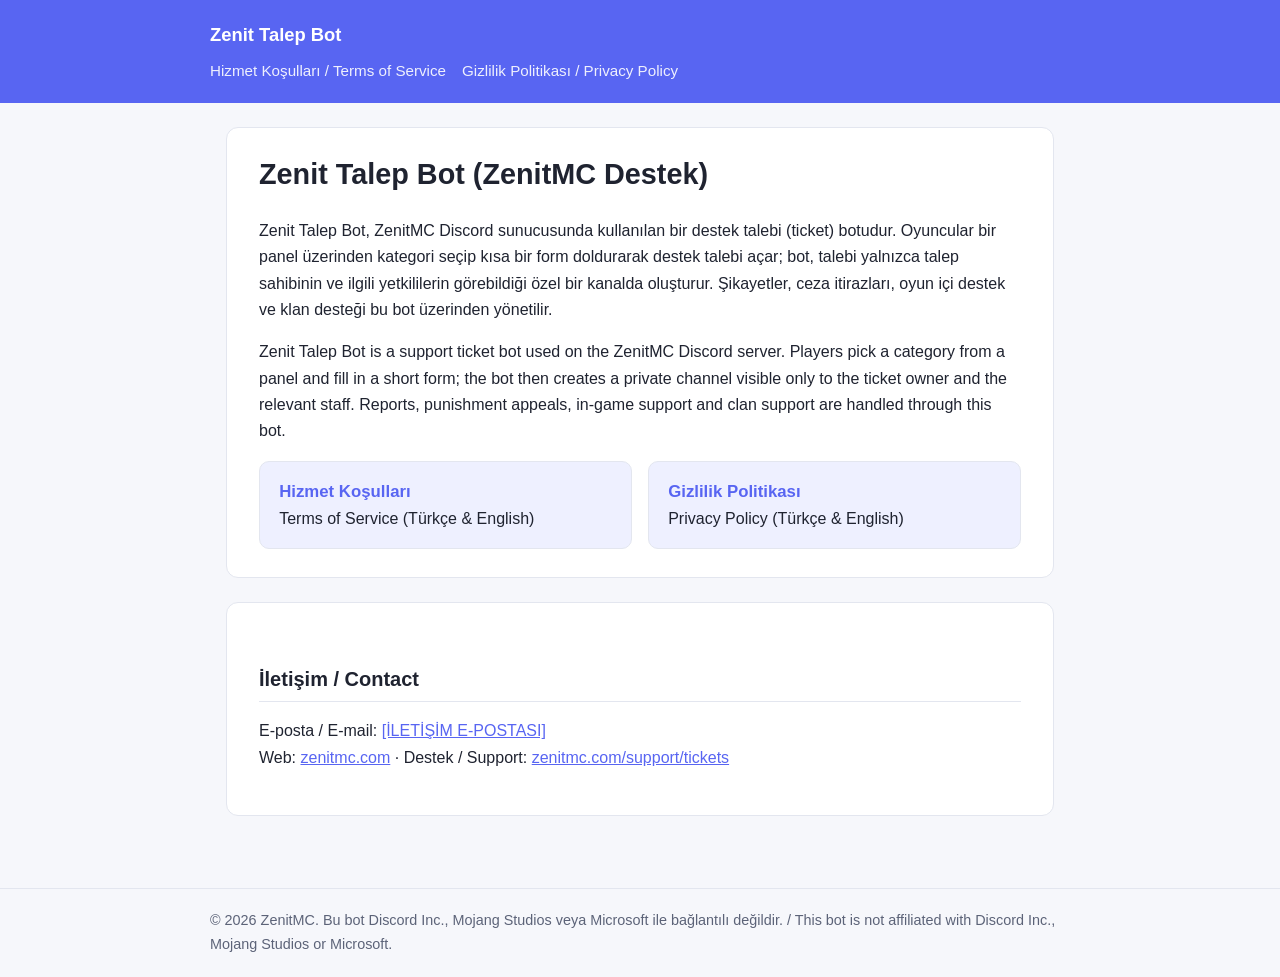
<file: index.html>
<!DOCTYPE html>
<html lang="tr">
<head>
  <meta charset="UTF-8">
  <meta name="viewport" content="width=device-width, initial-scale=1.0">
  <title>Zenit Talep Bot — Yasal Bilgiler / Legal</title>
  <meta name="description" content="Zenit Talep Bot (ZenitMC Destek) Hizmet Koşulları ve Gizlilik Politikası / Terms of Service and Privacy Policy.">
  <link rel="stylesheet" href="style.css">
</head>
<body>
  <header class="site">
    <div class="inner">
      <a href="index.html">Zenit Talep Bot</a>
      <nav>
        <a href="terms.html">Hizmet Koşulları / Terms of Service</a>
        <a href="privacy.html">Gizlilik Politikası / Privacy Policy</a>
      </nav>
    </div>
  </header>

  <main>
    <section class="card">
      <h1>Zenit Talep Bot (ZenitMC Destek)</h1>
      <p>
        Zenit Talep Bot, ZenitMC Discord sunucusunda kullanılan bir destek talebi (ticket) botudur.
        Oyuncular bir panel üzerinden kategori seçip kısa bir form doldurarak destek talebi açar;
        bot, talebi yalnızca talep sahibinin ve ilgili yetkililerin görebildiği özel bir kanalda oluşturur.
        Şikayetler, ceza itirazları, oyun içi destek ve klan desteği bu bot üzerinden yönetilir.
      </p>
      <p lang="en">
        Zenit Talep Bot is a support ticket bot used on the ZenitMC Discord server. Players pick a category
        from a panel and fill in a short form; the bot then creates a private channel visible only to the
        ticket owner and the relevant staff. Reports, punishment appeals, in-game support and clan support
        are handled through this bot.
      </p>

      <div class="links">
        <a href="terms.html">
          <strong>Hizmet Koşulları</strong>
          Terms of Service (Türkçe &amp; English)
        </a>
        <a href="privacy.html">
          <strong>Gizlilik Politikası</strong>
          Privacy Policy (Türkçe &amp; English)
        </a>
      </div>
    </section>

    <section class="card">
      <h2>İletişim / Contact</h2>
      <p>
        E-posta / E-mail: <a href="mailto:[İLETİŞİM E-POSTASI]">[İLETİŞİM E-POSTASI]</a><br>
        Web: <a href="https://zenitmc.com">zenitmc.com</a> ·
        Destek / Support: <a href="https://zenitmc.com/support/tickets">zenitmc.com/support/tickets</a>
      </p>
    </section>
  </main>

  <footer class="site">
    <div class="inner">
      © 2026 ZenitMC. Bu bot Discord Inc., Mojang Studios veya Microsoft ile bağlantılı değildir. /
      This bot is not affiliated with Discord Inc., Mojang Studios or Microsoft.
    </div>
  </footer>
</body>
</html>
</file>
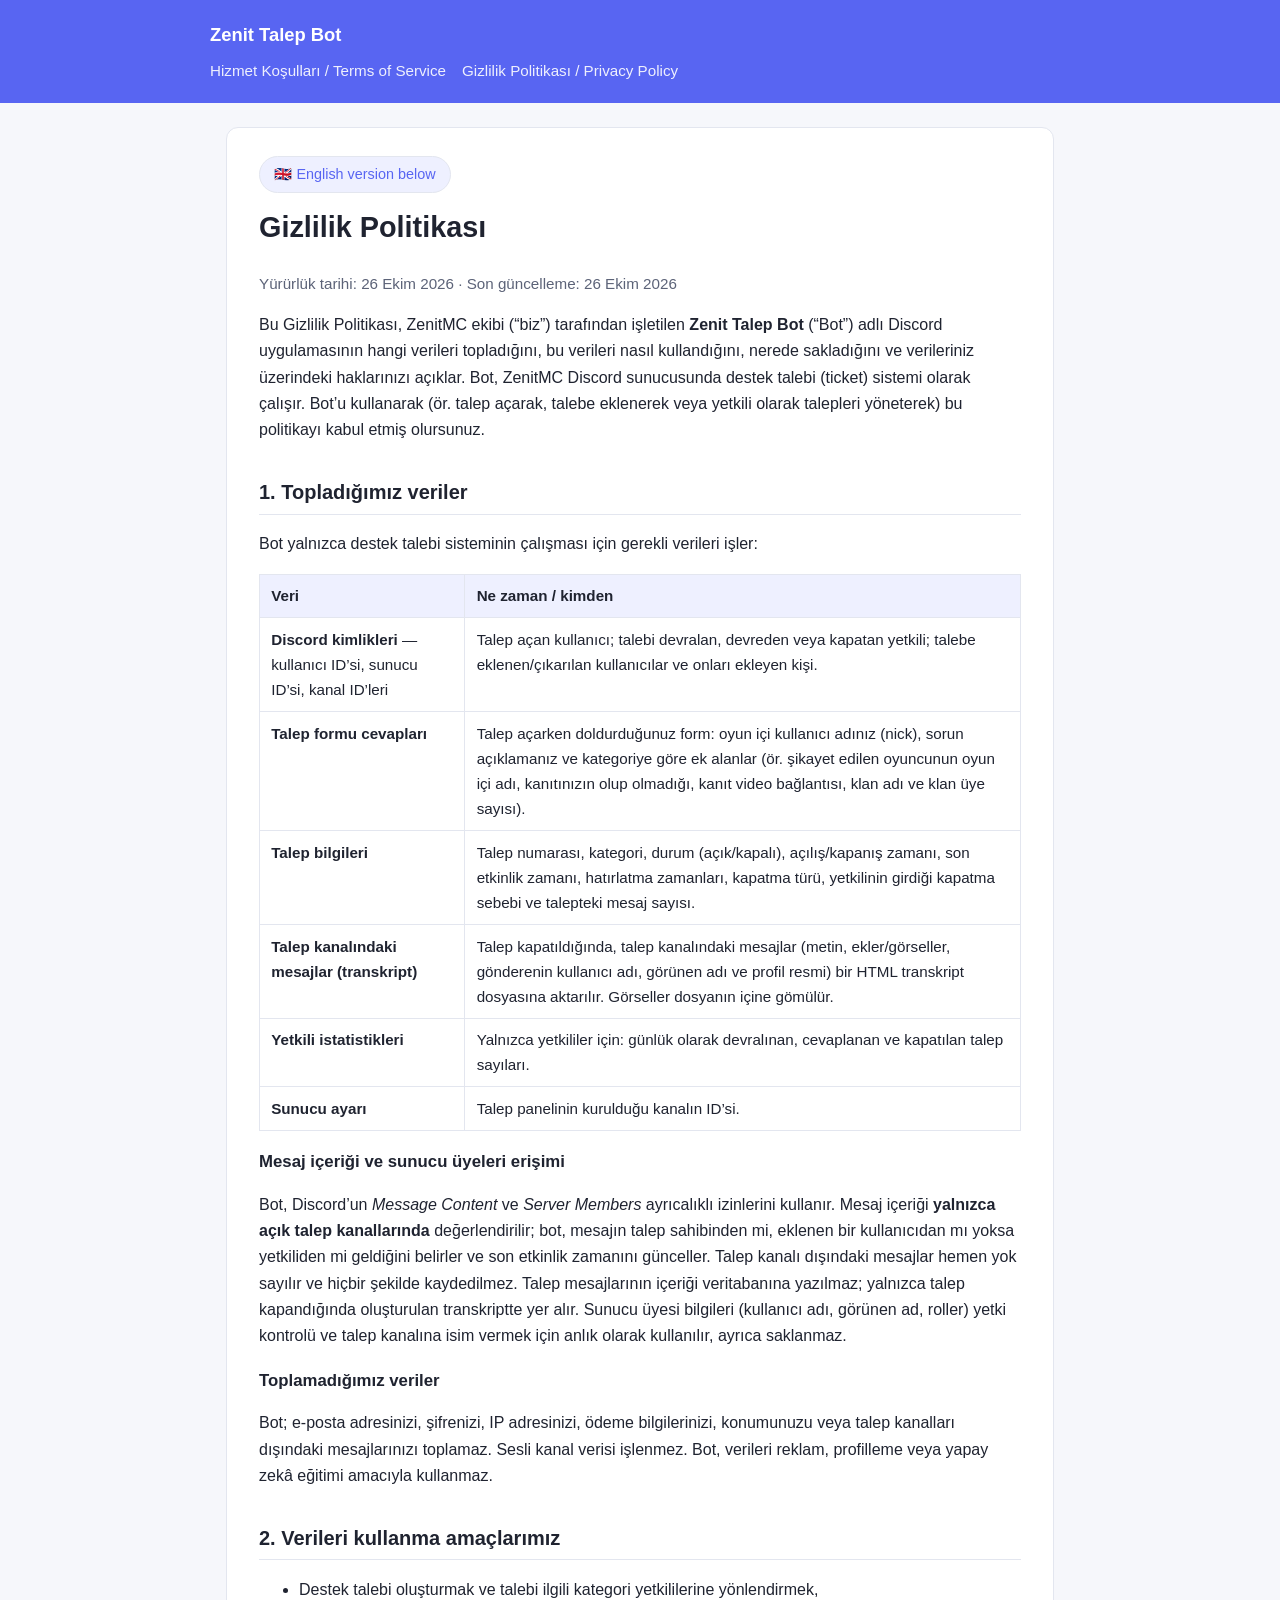
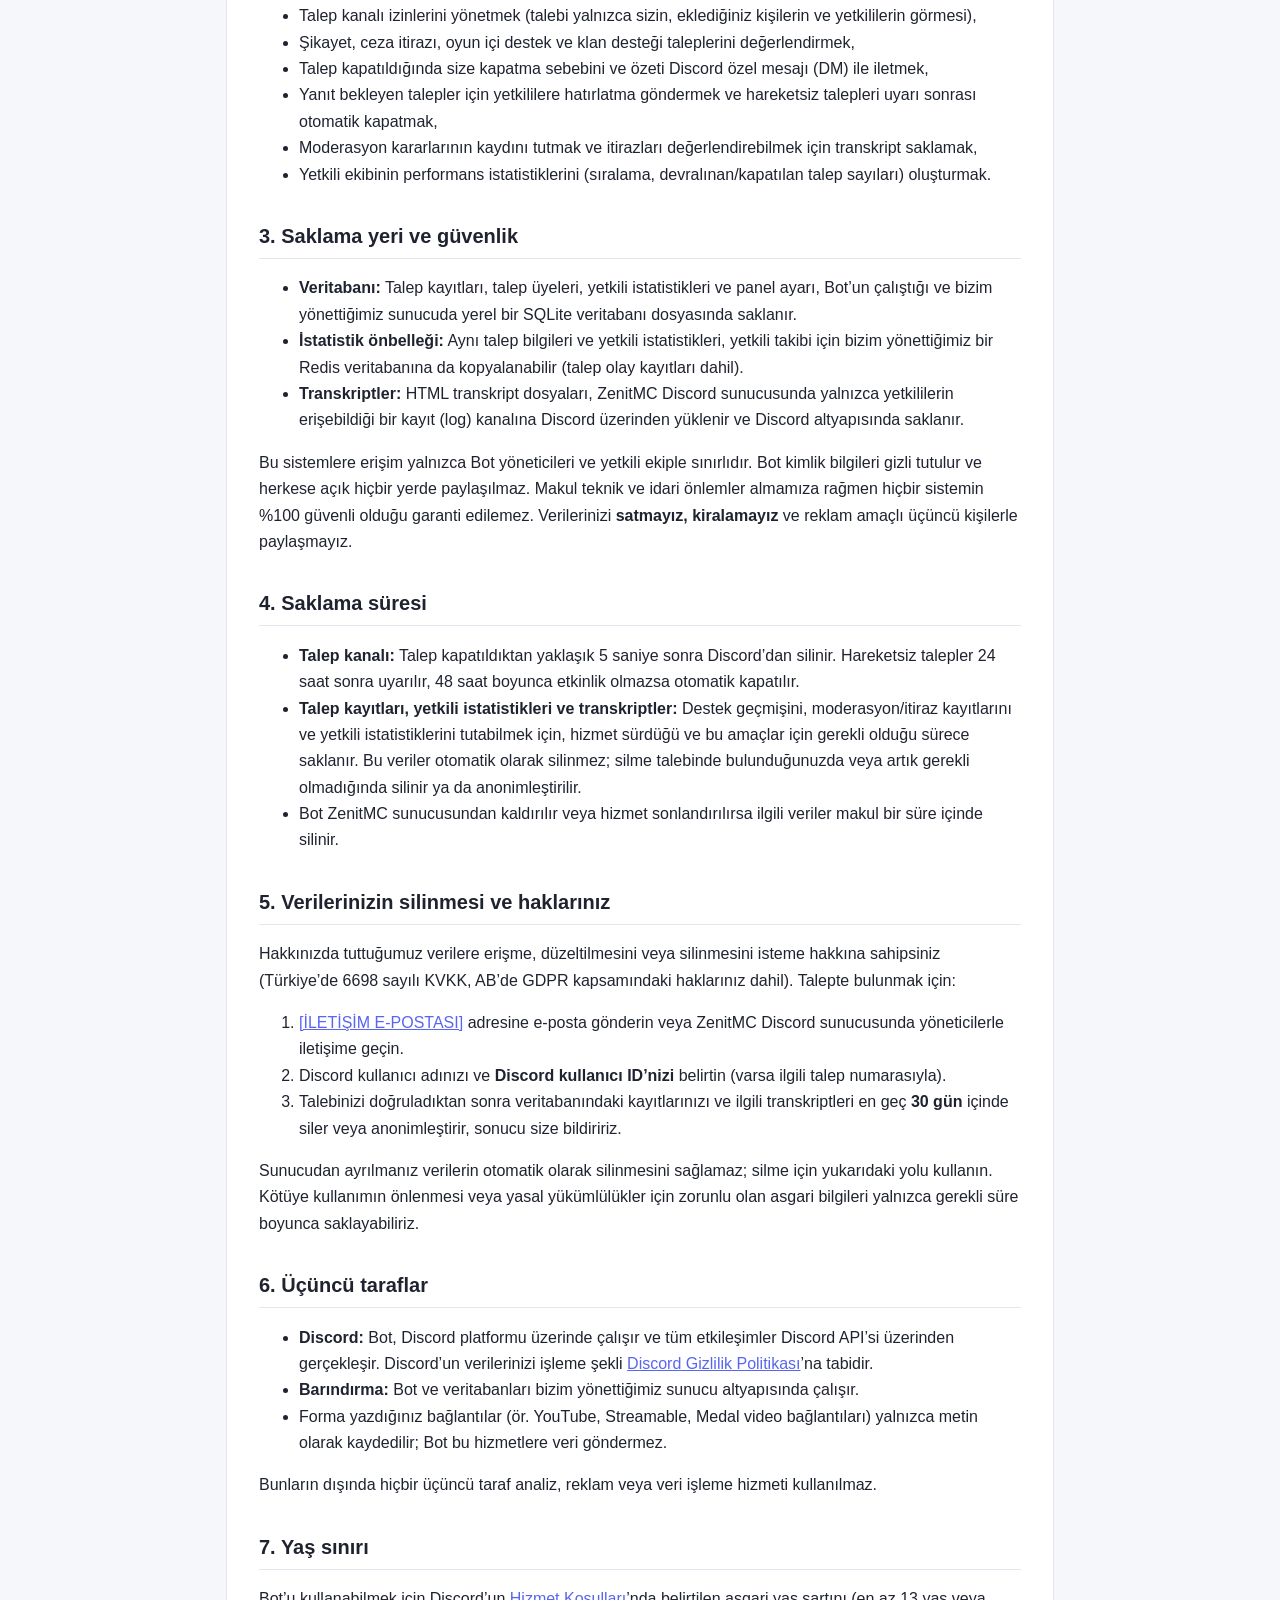
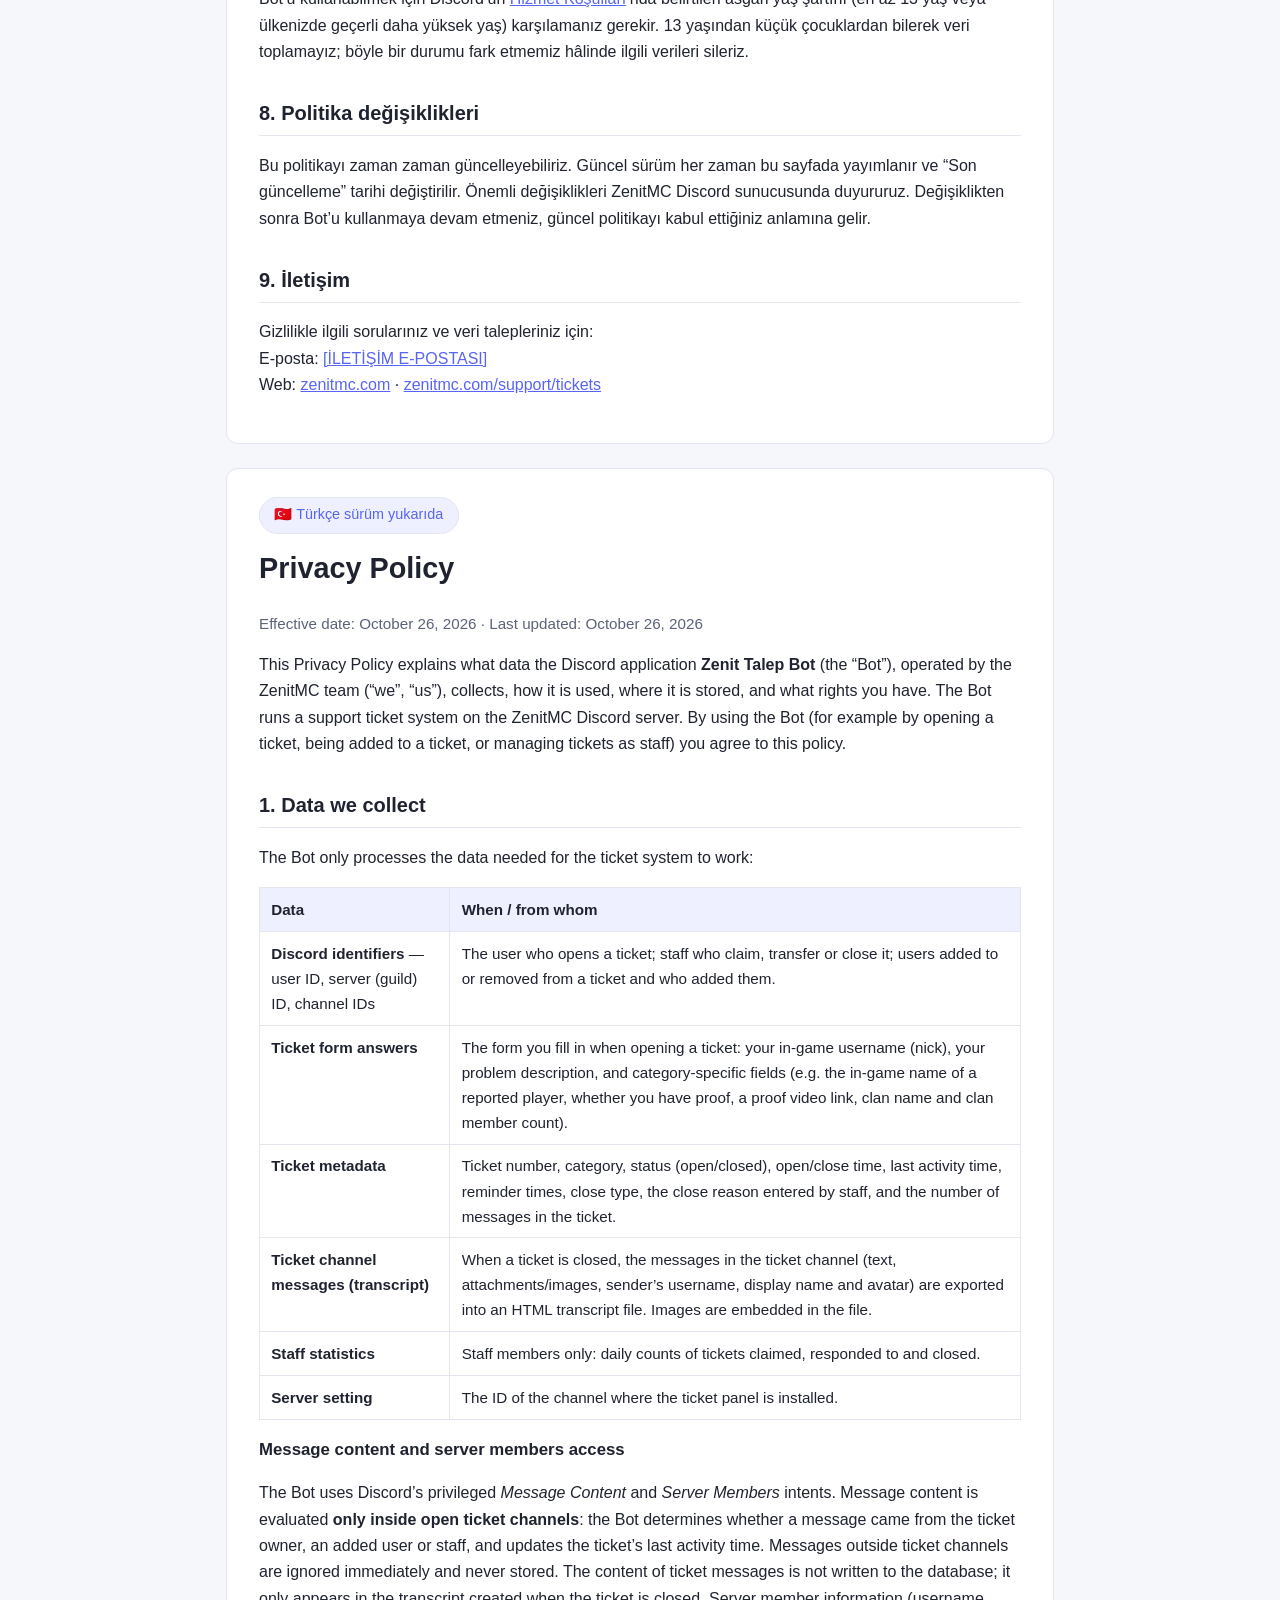
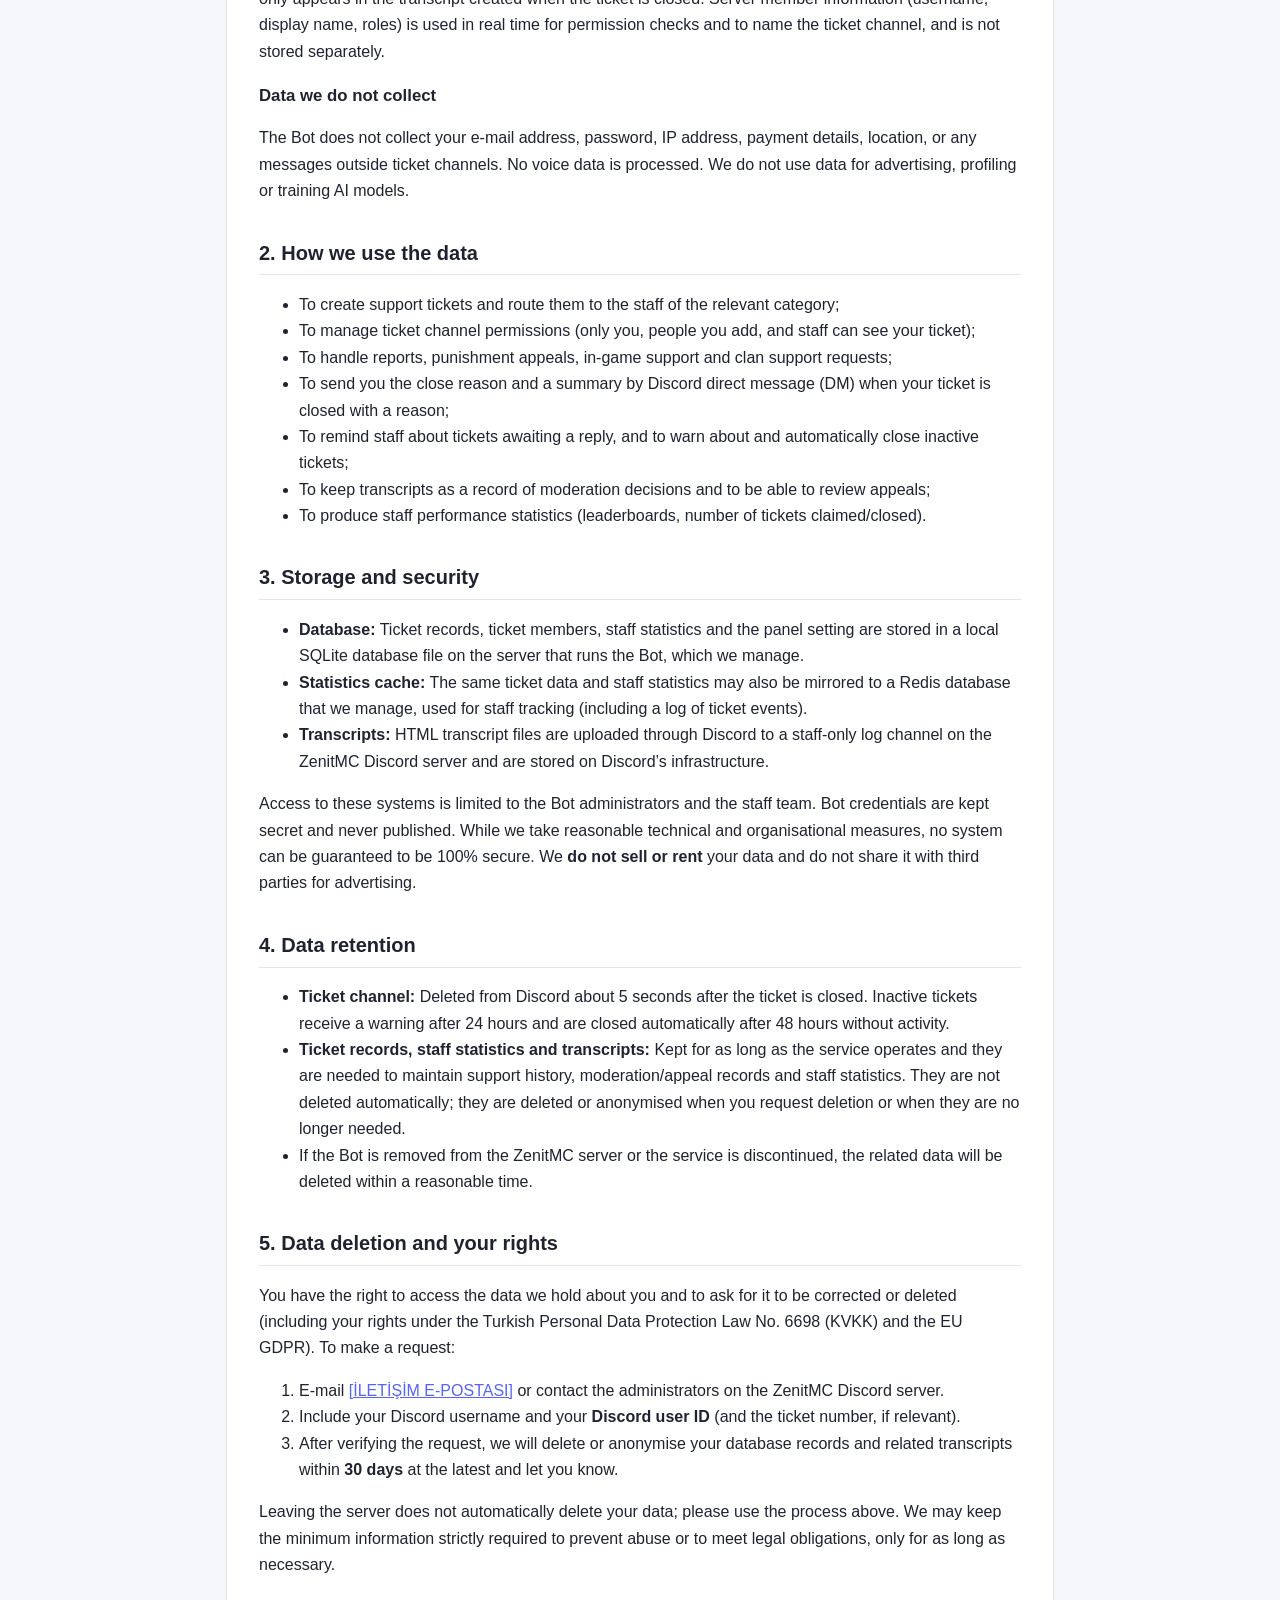
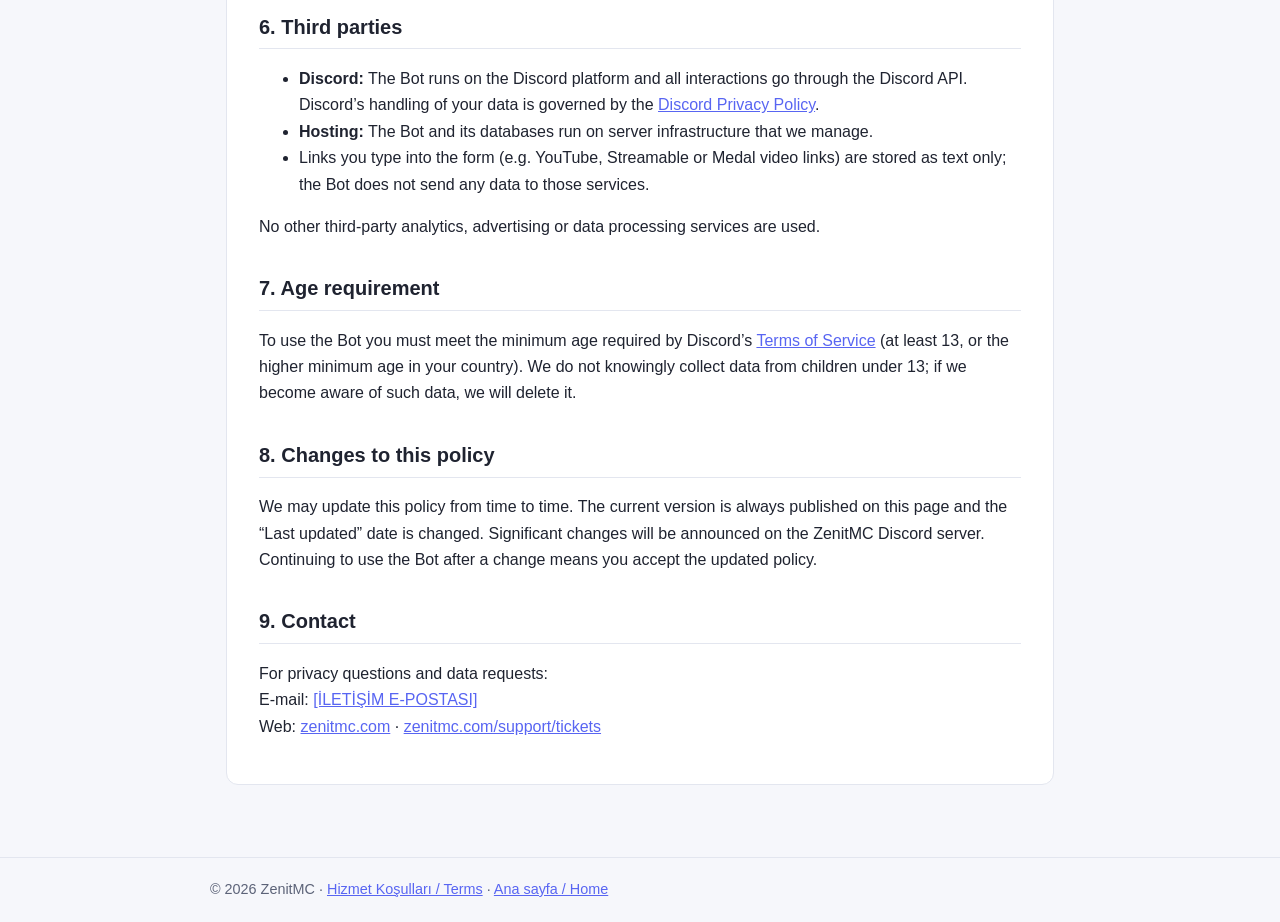
<file: privacy.html>
<!DOCTYPE html>
<html lang="tr">
<head>
  <meta charset="UTF-8">
  <meta name="viewport" content="width=device-width, initial-scale=1.0">
  <title>Gizlilik Politikası / Privacy Policy — Zenit Talep Bot</title>
  <meta name="description" content="Zenit Talep Bot Gizlilik Politikası / Privacy Policy">
  <link rel="stylesheet" href="style.css">
</head>
<body>
  <header class="site">
    <div class="inner">
      <a href="index.html">Zenit Talep Bot</a>
      <nav>
        <a href="terms.html">Hizmet Koşulları / Terms of Service</a>
        <a href="privacy.html">Gizlilik Politikası / Privacy Policy</a>
      </nav>
    </div>
  </header>

  <main>
    <!-- ===================== TÜRKÇE ===================== -->
    <article class="card" id="tr" lang="tr">
      <a class="lang-switch" href="#en">🇬🇧 English version below</a>
      <h1>Gizlilik Politikası</h1>
      <p class="meta">Yürürlük tarihi: 26 Ekim 2026 · Son güncelleme: 26 Ekim 2026</p>

      <p>
        Bu Gizlilik Politikası, ZenitMC ekibi (“biz”) tarafından işletilen <strong>Zenit Talep Bot</strong>
        (“Bot”) adlı Discord uygulamasının hangi verileri topladığını, bu verileri nasıl kullandığını,
        nerede sakladığını ve verileriniz üzerindeki haklarınızı açıklar. Bot, ZenitMC Discord sunucusunda
        destek talebi (ticket) sistemi olarak çalışır. Bot’u kullanarak (ör. talep açarak, talebe eklenerek
        veya yetkili olarak talepleri yöneterek) bu politikayı kabul etmiş olursunuz.
      </p>

      <h2>1. Topladığımız veriler</h2>
      <p>Bot yalnızca destek talebi sisteminin çalışması için gerekli verileri işler:</p>
      <table>
        <tr><th>Veri</th><th>Ne zaman / kimden</th></tr>
        <tr>
          <td><strong>Discord kimlikleri</strong> — kullanıcı ID’si, sunucu ID’si, kanal ID’leri</td>
          <td>Talep açan kullanıcı; talebi devralan, devreden veya kapatan yetkili; talebe eklenen/çıkarılan kullanıcılar ve onları ekleyen kişi.</td>
        </tr>
        <tr>
          <td><strong>Talep formu cevapları</strong></td>
          <td>Talep açarken doldurduğunuz form: oyun içi kullanıcı adınız (nick), sorun açıklamanız ve kategoriye göre ek alanlar
            (ör. şikayet edilen oyuncunun oyun içi adı, kanıtınızın olup olmadığı, kanıt video bağlantısı, klan adı ve klan üye sayısı).</td>
        </tr>
        <tr>
          <td><strong>Talep bilgileri</strong></td>
          <td>Talep numarası, kategori, durum (açık/kapalı), açılış/kapanış zamanı, son etkinlik zamanı, hatırlatma zamanları, kapatma türü,
            yetkilinin girdiği kapatma sebebi ve talepteki mesaj sayısı.</td>
        </tr>
        <tr>
          <td><strong>Talep kanalındaki mesajlar (transkript)</strong></td>
          <td>Talep kapatıldığında, talep kanalındaki mesajlar (metin, ekler/görseller, gönderenin kullanıcı adı, görünen adı ve profil resmi)
            bir HTML transkript dosyasına aktarılır. Görseller dosyanın içine gömülür.</td>
        </tr>
        <tr>
          <td><strong>Yetkili istatistikleri</strong></td>
          <td>Yalnızca yetkililer için: günlük olarak devralınan, cevaplanan ve kapatılan talep sayıları.</td>
        </tr>
        <tr>
          <td><strong>Sunucu ayarı</strong></td>
          <td>Talep panelinin kurulduğu kanalın ID’si.</td>
        </tr>
      </table>

      <h3>Mesaj içeriği ve sunucu üyeleri erişimi</h3>
      <p>
        Bot, Discord’un <em>Message Content</em> ve <em>Server Members</em> ayrıcalıklı izinlerini kullanır.
        Mesaj içeriği <strong>yalnızca açık talep kanallarında</strong> değerlendirilir; bot, mesajın talep sahibinden mi,
        eklenen bir kullanıcıdan mı yoksa yetkiliden mi geldiğini belirler ve son etkinlik zamanını günceller.
        Talep kanalı dışındaki mesajlar hemen yok sayılır ve hiçbir şekilde kaydedilmez. Talep mesajlarının içeriği
        veritabanına yazılmaz; yalnızca talep kapandığında oluşturulan transkriptte yer alır.
        Sunucu üyesi bilgileri (kullanıcı adı, görünen ad, roller) yetki kontrolü ve talep kanalına isim vermek için
        anlık olarak kullanılır, ayrıca saklanmaz.
      </p>

      <h3>Toplamadığımız veriler</h3>
      <p>
        Bot; e-posta adresinizi, şifrenizi, IP adresinizi, ödeme bilgilerinizi, konumunuzu veya talep kanalları dışındaki
        mesajlarınızı toplamaz. Sesli kanal verisi işlenmez. Bot, verileri reklam, profilleme veya yapay zekâ eğitimi amacıyla kullanmaz.
      </p>

      <h2>2. Verileri kullanma amaçlarımız</h2>
      <ul>
        <li>Destek talebi oluşturmak ve talebi ilgili kategori yetkililerine yönlendirmek,</li>
        <li>Talep kanalı izinlerini yönetmek (talebi yalnızca sizin, eklediğiniz kişilerin ve yetkililerin görmesi),</li>
        <li>Şikayet, ceza itirazı, oyun içi destek ve klan desteği taleplerini değerlendirmek,</li>
        <li>Talep kapatıldığında size kapatma sebebini ve özeti Discord özel mesajı (DM) ile iletmek,</li>
        <li>Yanıt bekleyen talepler için yetkililere hatırlatma göndermek ve hareketsiz talepleri uyarı sonrası otomatik kapatmak,</li>
        <li>Moderasyon kararlarının kaydını tutmak ve itirazları değerlendirebilmek için transkript saklamak,</li>
        <li>Yetkili ekibinin performans istatistiklerini (sıralama, devralınan/kapatılan talep sayıları) oluşturmak.</li>
      </ul>

      <h2>3. Saklama yeri ve güvenlik</h2>
      <ul>
        <li><strong>Veritabanı:</strong> Talep kayıtları, talep üyeleri, yetkili istatistikleri ve panel ayarı, Bot’un çalıştığı
          ve bizim yönettiğimiz sunucuda yerel bir SQLite veritabanı dosyasında saklanır.</li>
        <li><strong>İstatistik önbelleği:</strong> Aynı talep bilgileri ve yetkili istatistikleri, yetkili takibi için bizim
          yönettiğimiz bir Redis veritabanına da kopyalanabilir (talep olay kayıtları dahil).</li>
        <li><strong>Transkriptler:</strong> HTML transkript dosyaları, ZenitMC Discord sunucusunda yalnızca yetkililerin erişebildiği
          bir kayıt (log) kanalına Discord üzerinden yüklenir ve Discord altyapısında saklanır.</li>
      </ul>
      <p>
        Bu sistemlere erişim yalnızca Bot yöneticileri ve yetkili ekiple sınırlıdır. Bot kimlik bilgileri gizli tutulur ve
        herkese açık hiçbir yerde paylaşılmaz. Makul teknik ve idari önlemler almamıza rağmen hiçbir sistemin %100 güvenli
        olduğu garanti edilemez. Verilerinizi <strong>satmayız, kiralamayız</strong> ve reklam amaçlı üçüncü kişilerle paylaşmayız.
      </p>

      <h2>4. Saklama süresi</h2>
      <ul>
        <li><strong>Talep kanalı:</strong> Talep kapatıldıktan yaklaşık 5 saniye sonra Discord’dan silinir. Hareketsiz talepler
          24 saat sonra uyarılır, 48 saat boyunca etkinlik olmazsa otomatik kapatılır.</li>
        <li><strong>Talep kayıtları, yetkili istatistikleri ve transkriptler:</strong> Destek geçmişini, moderasyon/itiraz kayıtlarını
          ve yetkili istatistiklerini tutabilmek için, hizmet sürdüğü ve bu amaçlar için gerekli olduğu sürece saklanır.
          Bu veriler otomatik olarak silinmez; silme talebinde bulunduğunuzda veya artık gerekli olmadığında silinir ya da anonimleştirilir.</li>
        <li>Bot ZenitMC sunucusundan kaldırılır veya hizmet sonlandırılırsa ilgili veriler makul bir süre içinde silinir.</li>
      </ul>

      <h2>5. Verilerinizin silinmesi ve haklarınız</h2>
      <p>
        Hakkınızda tuttuğumuz verilere erişme, düzeltilmesini veya silinmesini isteme hakkına sahipsiniz
        (Türkiye’de 6698 sayılı KVKK, AB’de GDPR kapsamındaki haklarınız dahil). Talepte bulunmak için:
      </p>
      <ol>
        <li><a href="mailto:[İLETİŞİM E-POSTASI]">[İLETİŞİM E-POSTASI]</a> adresine e-posta gönderin veya ZenitMC Discord sunucusunda
          yöneticilerle iletişime geçin.</li>
        <li>Discord kullanıcı adınızı ve <strong>Discord kullanıcı ID’nizi</strong> belirtin (varsa ilgili talep numarasıyla).</li>
        <li>Talebinizi doğruladıktan sonra veritabanındaki kayıtlarınızı ve ilgili transkriptleri en geç <strong>30 gün</strong> içinde
          siler veya anonimleştirir, sonucu size bildiririz.</li>
      </ol>
      <p>
        Sunucudan ayrılmanız verilerin otomatik olarak silinmesini sağlamaz; silme için yukarıdaki yolu kullanın.
        Kötüye kullanımın önlenmesi veya yasal yükümlülükler için zorunlu olan asgari bilgileri yalnızca gerekli süre boyunca saklayabiliriz.
      </p>

      <h2>6. Üçüncü taraflar</h2>
      <ul>
        <li><strong>Discord:</strong> Bot, Discord platformu üzerinde çalışır ve tüm etkileşimler Discord API’si üzerinden gerçekleşir.
          Discord’un verilerinizi işleme şekli <a href="https://discord.com/privacy" rel="noopener">Discord Gizlilik Politikası</a>’na tabidir.</li>
        <li><strong>Barındırma:</strong> Bot ve veritabanları bizim yönettiğimiz sunucu altyapısında çalışır.</li>
        <li>Forma yazdığınız bağlantılar (ör. YouTube, Streamable, Medal video bağlantıları) yalnızca metin olarak kaydedilir;
          Bot bu hizmetlere veri göndermez.</li>
      </ul>
      <p>Bunların dışında hiçbir üçüncü taraf analiz, reklam veya veri işleme hizmeti kullanılmaz.</p>

      <h2>7. Yaş sınırı</h2>
      <p>
        Bot’u kullanabilmek için Discord’un <a href="https://discord.com/terms" rel="noopener">Hizmet Koşulları</a>’nda belirtilen
        asgari yaş şartını (en az 13 yaş veya ülkenizde geçerli daha yüksek yaş) karşılamanız gerekir. 13 yaşından küçük
        çocuklardan bilerek veri toplamayız; böyle bir durumu fark etmemiz hâlinde ilgili verileri sileriz.
      </p>

      <h2>8. Politika değişiklikleri</h2>
      <p>
        Bu politikayı zaman zaman güncelleyebiliriz. Güncel sürüm her zaman bu sayfada yayımlanır ve “Son güncelleme” tarihi değiştirilir.
        Önemli değişiklikleri ZenitMC Discord sunucusunda duyururuz. Değişiklikten sonra Bot’u kullanmaya devam etmeniz,
        güncel politikayı kabul ettiğiniz anlamına gelir.
      </p>

      <h2>9. İletişim</h2>
      <p>
        Gizlilikle ilgili sorularınız ve veri talepleriniz için:<br>
        E-posta: <a href="mailto:[İLETİŞİM E-POSTASI]">[İLETİŞİM E-POSTASI]</a><br>
        Web: <a href="https://zenitmc.com">zenitmc.com</a> ·
        <a href="https://zenitmc.com/support/tickets">zenitmc.com/support/tickets</a>
      </p>
    </article>

    <!-- ===================== ENGLISH ===================== -->
    <article class="card" id="en" lang="en">
      <a class="lang-switch" href="#tr">🇹🇷 Türkçe sürüm yukarıda</a>
      <h1>Privacy Policy</h1>
      <p class="meta">Effective date: October 26, 2026 · Last updated: October 26, 2026</p>

      <p>
        This Privacy Policy explains what data the Discord application <strong>Zenit Talep Bot</strong> (the “Bot”),
        operated by the ZenitMC team (“we”, “us”), collects, how it is used, where it is stored, and what rights you have.
        The Bot runs a support ticket system on the ZenitMC Discord server. By using the Bot (for example by opening a ticket,
        being added to a ticket, or managing tickets as staff) you agree to this policy.
      </p>

      <h2>1. Data we collect</h2>
      <p>The Bot only processes the data needed for the ticket system to work:</p>
      <table>
        <tr><th>Data</th><th>When / from whom</th></tr>
        <tr>
          <td><strong>Discord identifiers</strong> — user ID, server (guild) ID, channel IDs</td>
          <td>The user who opens a ticket; staff who claim, transfer or close it; users added to or removed from a ticket and who added them.</td>
        </tr>
        <tr>
          <td><strong>Ticket form answers</strong></td>
          <td>The form you fill in when opening a ticket: your in-game username (nick), your problem description, and category-specific fields
            (e.g. the in-game name of a reported player, whether you have proof, a proof video link, clan name and clan member count).</td>
        </tr>
        <tr>
          <td><strong>Ticket metadata</strong></td>
          <td>Ticket number, category, status (open/closed), open/close time, last activity time, reminder times, close type,
            the close reason entered by staff, and the number of messages in the ticket.</td>
        </tr>
        <tr>
          <td><strong>Ticket channel messages (transcript)</strong></td>
          <td>When a ticket is closed, the messages in the ticket channel (text, attachments/images, sender’s username, display name and avatar)
            are exported into an HTML transcript file. Images are embedded in the file.</td>
        </tr>
        <tr>
          <td><strong>Staff statistics</strong></td>
          <td>Staff members only: daily counts of tickets claimed, responded to and closed.</td>
        </tr>
        <tr>
          <td><strong>Server setting</strong></td>
          <td>The ID of the channel where the ticket panel is installed.</td>
        </tr>
      </table>

      <h3>Message content and server members access</h3>
      <p>
        The Bot uses Discord’s privileged <em>Message Content</em> and <em>Server Members</em> intents.
        Message content is evaluated <strong>only inside open ticket channels</strong>: the Bot determines whether a message came from the
        ticket owner, an added user or staff, and updates the ticket’s last activity time. Messages outside ticket channels are
        ignored immediately and never stored. The content of ticket messages is not written to the database; it only appears in the
        transcript created when the ticket is closed. Server member information (username, display name, roles) is used in real time
        for permission checks and to name the ticket channel, and is not stored separately.
      </p>

      <h3>Data we do not collect</h3>
      <p>
        The Bot does not collect your e-mail address, password, IP address, payment details, location, or any messages outside ticket
        channels. No voice data is processed. We do not use data for advertising, profiling or training AI models.
      </p>

      <h2>2. How we use the data</h2>
      <ul>
        <li>To create support tickets and route them to the staff of the relevant category;</li>
        <li>To manage ticket channel permissions (only you, people you add, and staff can see your ticket);</li>
        <li>To handle reports, punishment appeals, in-game support and clan support requests;</li>
        <li>To send you the close reason and a summary by Discord direct message (DM) when your ticket is closed with a reason;</li>
        <li>To remind staff about tickets awaiting a reply, and to warn about and automatically close inactive tickets;</li>
        <li>To keep transcripts as a record of moderation decisions and to be able to review appeals;</li>
        <li>To produce staff performance statistics (leaderboards, number of tickets claimed/closed).</li>
      </ul>

      <h2>3. Storage and security</h2>
      <ul>
        <li><strong>Database:</strong> Ticket records, ticket members, staff statistics and the panel setting are stored in a local SQLite
          database file on the server that runs the Bot, which we manage.</li>
        <li><strong>Statistics cache:</strong> The same ticket data and staff statistics may also be mirrored to a Redis database that we
          manage, used for staff tracking (including a log of ticket events).</li>
        <li><strong>Transcripts:</strong> HTML transcript files are uploaded through Discord to a staff-only log channel on the ZenitMC Discord
          server and are stored on Discord’s infrastructure.</li>
      </ul>
      <p>
        Access to these systems is limited to the Bot administrators and the staff team. Bot credentials are kept secret and never
        published. While we take reasonable technical and organisational measures, no system can be guaranteed to be 100% secure.
        We <strong>do not sell or rent</strong> your data and do not share it with third parties for advertising.
      </p>

      <h2>4. Data retention</h2>
      <ul>
        <li><strong>Ticket channel:</strong> Deleted from Discord about 5 seconds after the ticket is closed. Inactive tickets receive a
          warning after 24 hours and are closed automatically after 48 hours without activity.</li>
        <li><strong>Ticket records, staff statistics and transcripts:</strong> Kept for as long as the service operates and they are needed to
          maintain support history, moderation/appeal records and staff statistics. They are not deleted automatically; they are deleted
          or anonymised when you request deletion or when they are no longer needed.</li>
        <li>If the Bot is removed from the ZenitMC server or the service is discontinued, the related data will be deleted within a reasonable time.</li>
      </ul>

      <h2>5. Data deletion and your rights</h2>
      <p>
        You have the right to access the data we hold about you and to ask for it to be corrected or deleted (including your rights
        under the Turkish Personal Data Protection Law No. 6698 (KVKK) and the EU GDPR). To make a request:
      </p>
      <ol>
        <li>E-mail <a href="mailto:[İLETİŞİM E-POSTASI]">[İLETİŞİM E-POSTASI]</a> or contact the administrators on the ZenitMC Discord server.</li>
        <li>Include your Discord username and your <strong>Discord user ID</strong> (and the ticket number, if relevant).</li>
        <li>After verifying the request, we will delete or anonymise your database records and related transcripts within
          <strong>30 days</strong> at the latest and let you know.</li>
      </ol>
      <p>
        Leaving the server does not automatically delete your data; please use the process above. We may keep the minimum information
        strictly required to prevent abuse or to meet legal obligations, only for as long as necessary.
      </p>

      <h2>6. Third parties</h2>
      <ul>
        <li><strong>Discord:</strong> The Bot runs on the Discord platform and all interactions go through the Discord API. Discord’s handling
          of your data is governed by the <a href="https://discord.com/privacy" rel="noopener">Discord Privacy Policy</a>.</li>
        <li><strong>Hosting:</strong> The Bot and its databases run on server infrastructure that we manage.</li>
        <li>Links you type into the form (e.g. YouTube, Streamable or Medal video links) are stored as text only; the Bot does not send any
          data to those services.</li>
      </ul>
      <p>No other third-party analytics, advertising or data processing services are used.</p>

      <h2>7. Age requirement</h2>
      <p>
        To use the Bot you must meet the minimum age required by Discord’s <a href="https://discord.com/terms" rel="noopener">Terms of Service</a>
        (at least 13, or the higher minimum age in your country). We do not knowingly collect data from children under 13; if we become
        aware of such data, we will delete it.
      </p>

      <h2>8. Changes to this policy</h2>
      <p>
        We may update this policy from time to time. The current version is always published on this page and the “Last updated” date is
        changed. Significant changes will be announced on the ZenitMC Discord server. Continuing to use the Bot after a change means you
        accept the updated policy.
      </p>

      <h2>9. Contact</h2>
      <p>
        For privacy questions and data requests:<br>
        E-mail: <a href="mailto:[İLETİŞİM E-POSTASI]">[İLETİŞİM E-POSTASI]</a><br>
        Web: <a href="https://zenitmc.com">zenitmc.com</a> ·
        <a href="https://zenitmc.com/support/tickets">zenitmc.com/support/tickets</a>
      </p>
    </article>
  </main>

  <footer class="site">
    <div class="inner">
      © 2026 ZenitMC · <a href="terms.html">Hizmet Koşulları / Terms</a> · <a href="index.html">Ana sayfa / Home</a>
    </div>
  </footer>
</body>
</html>
</file>
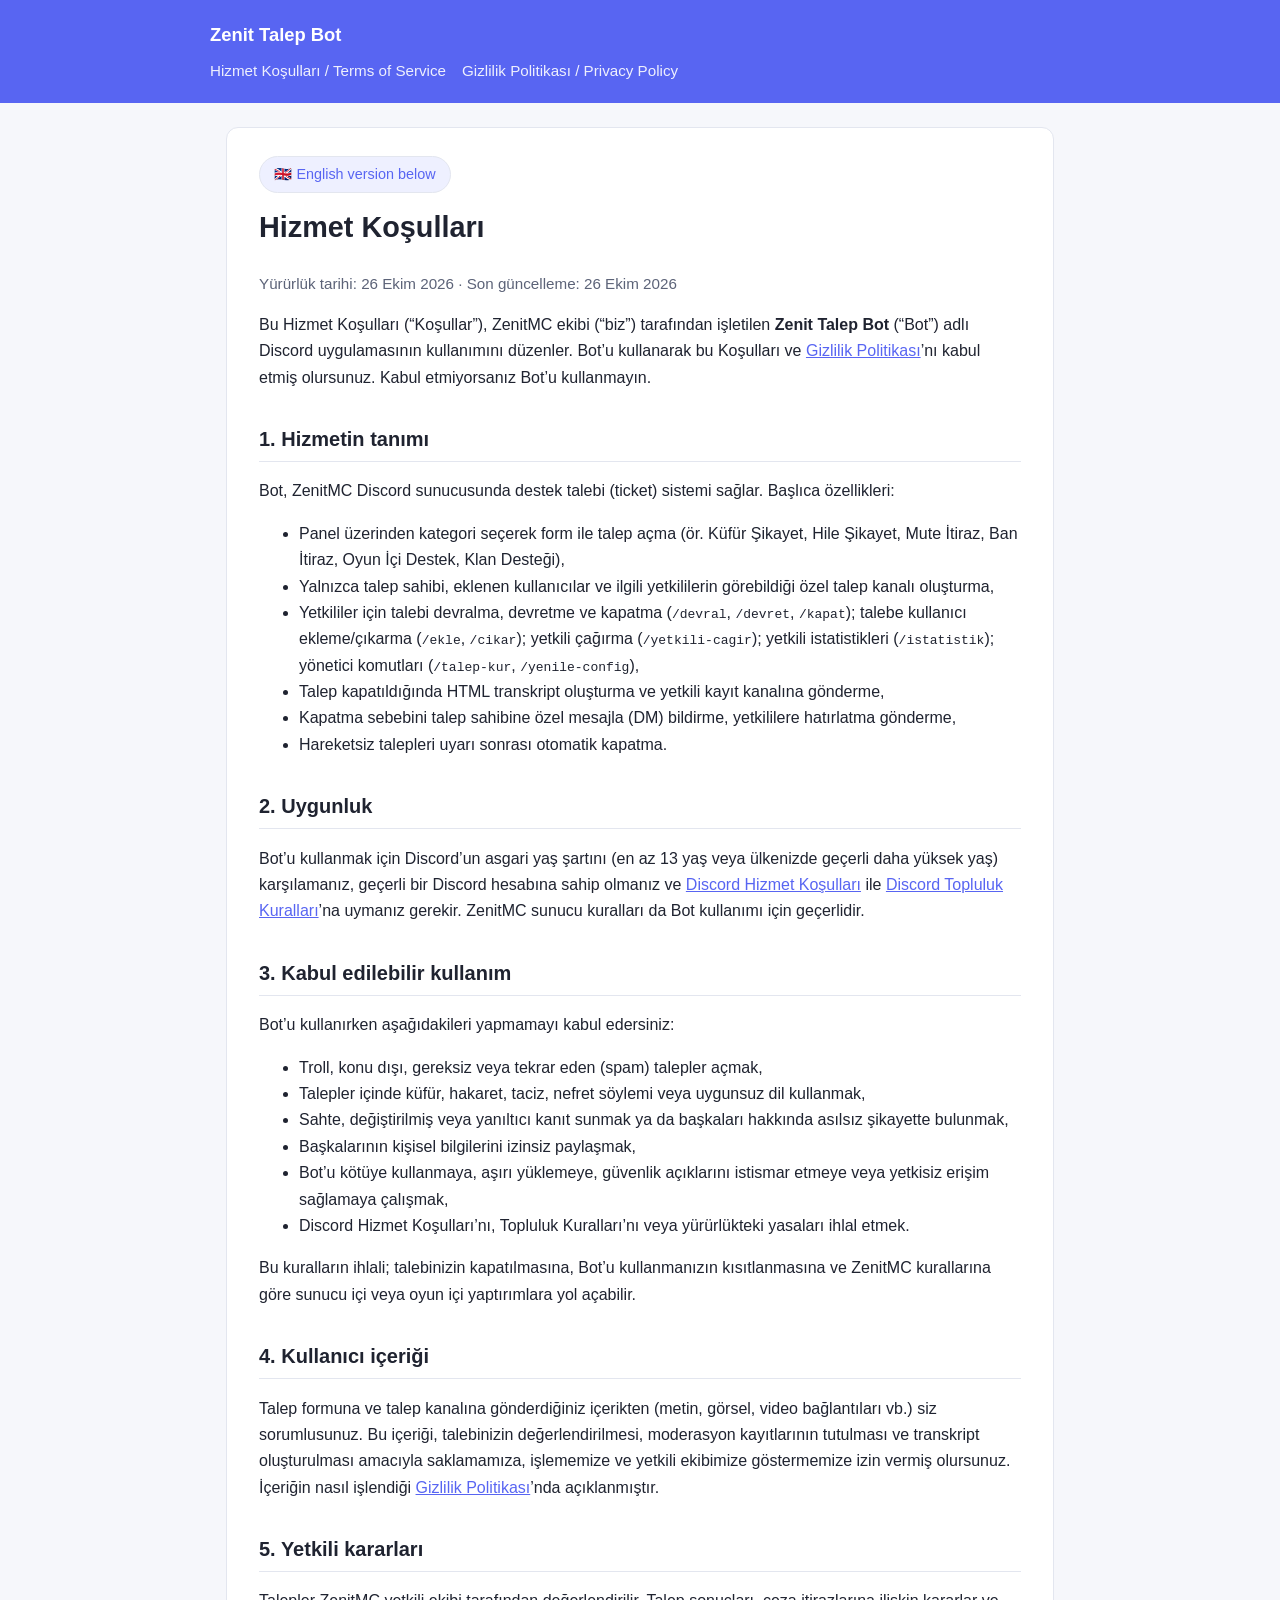
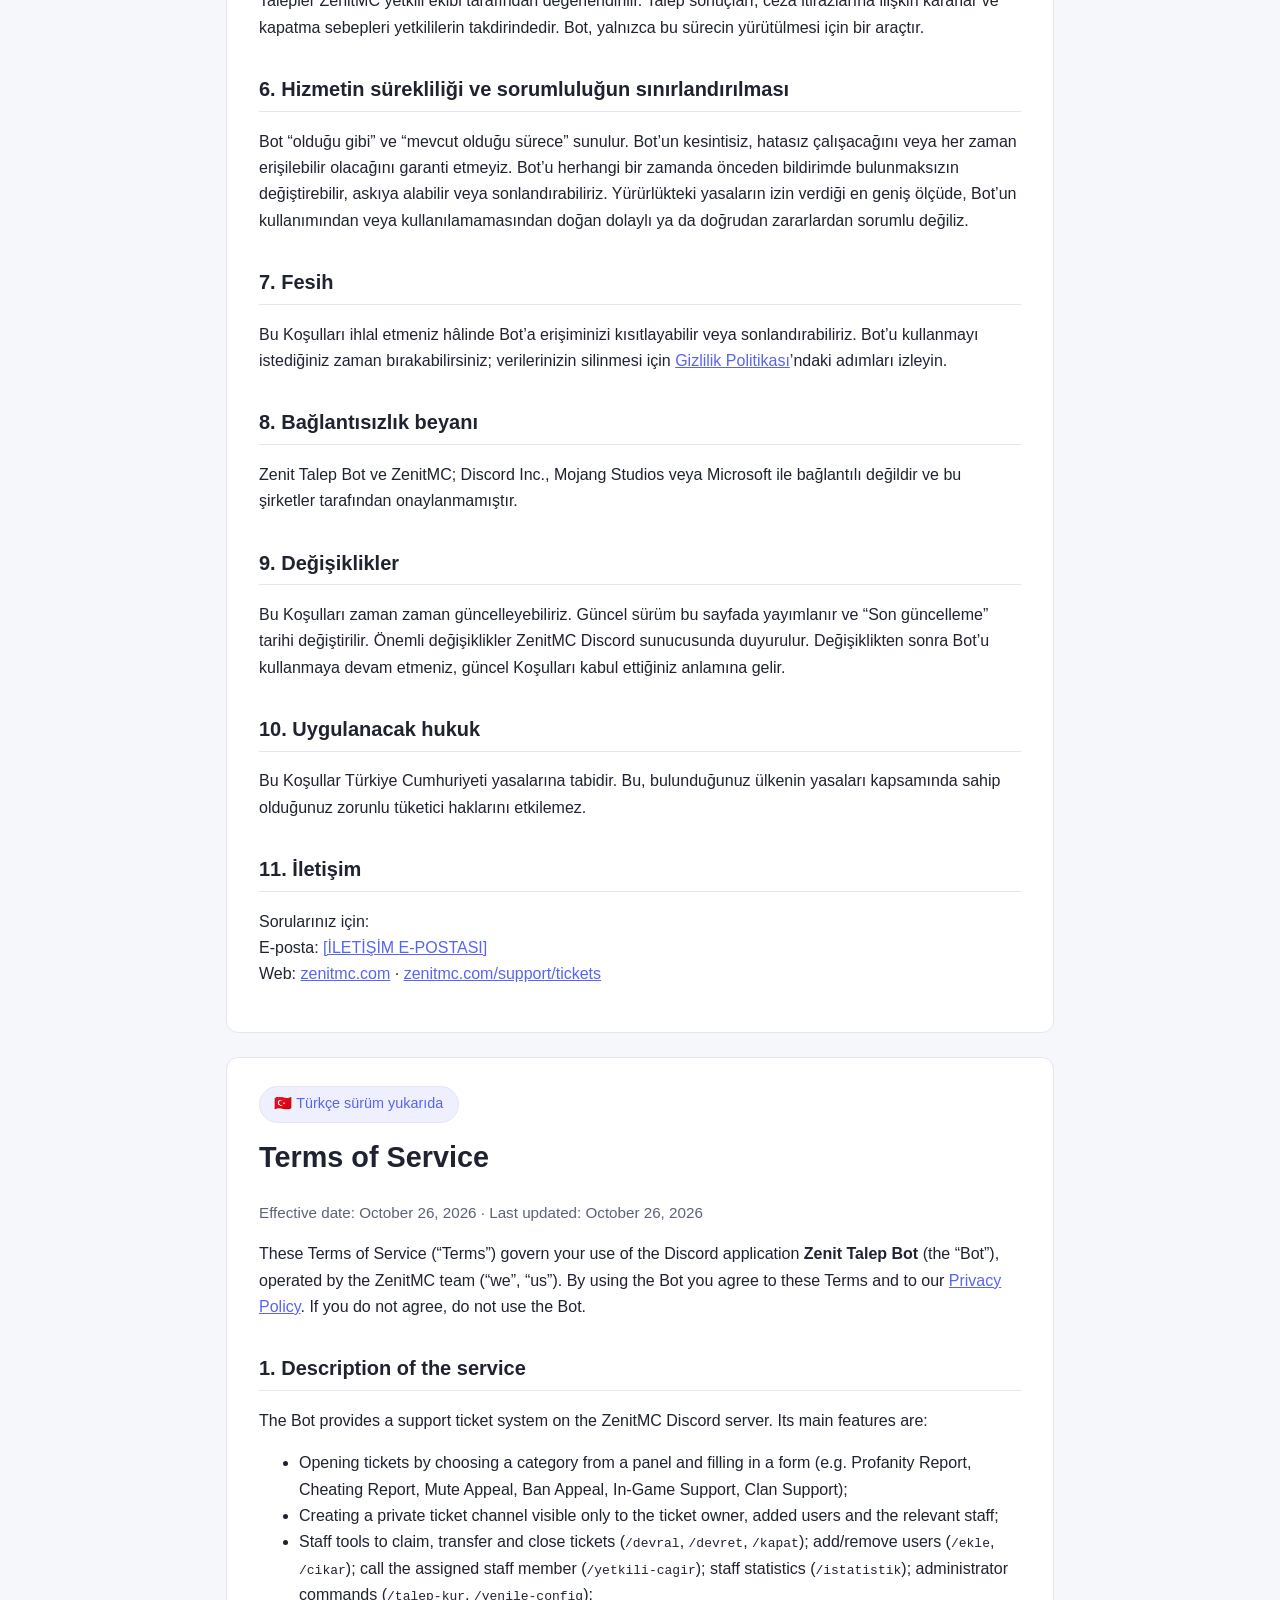
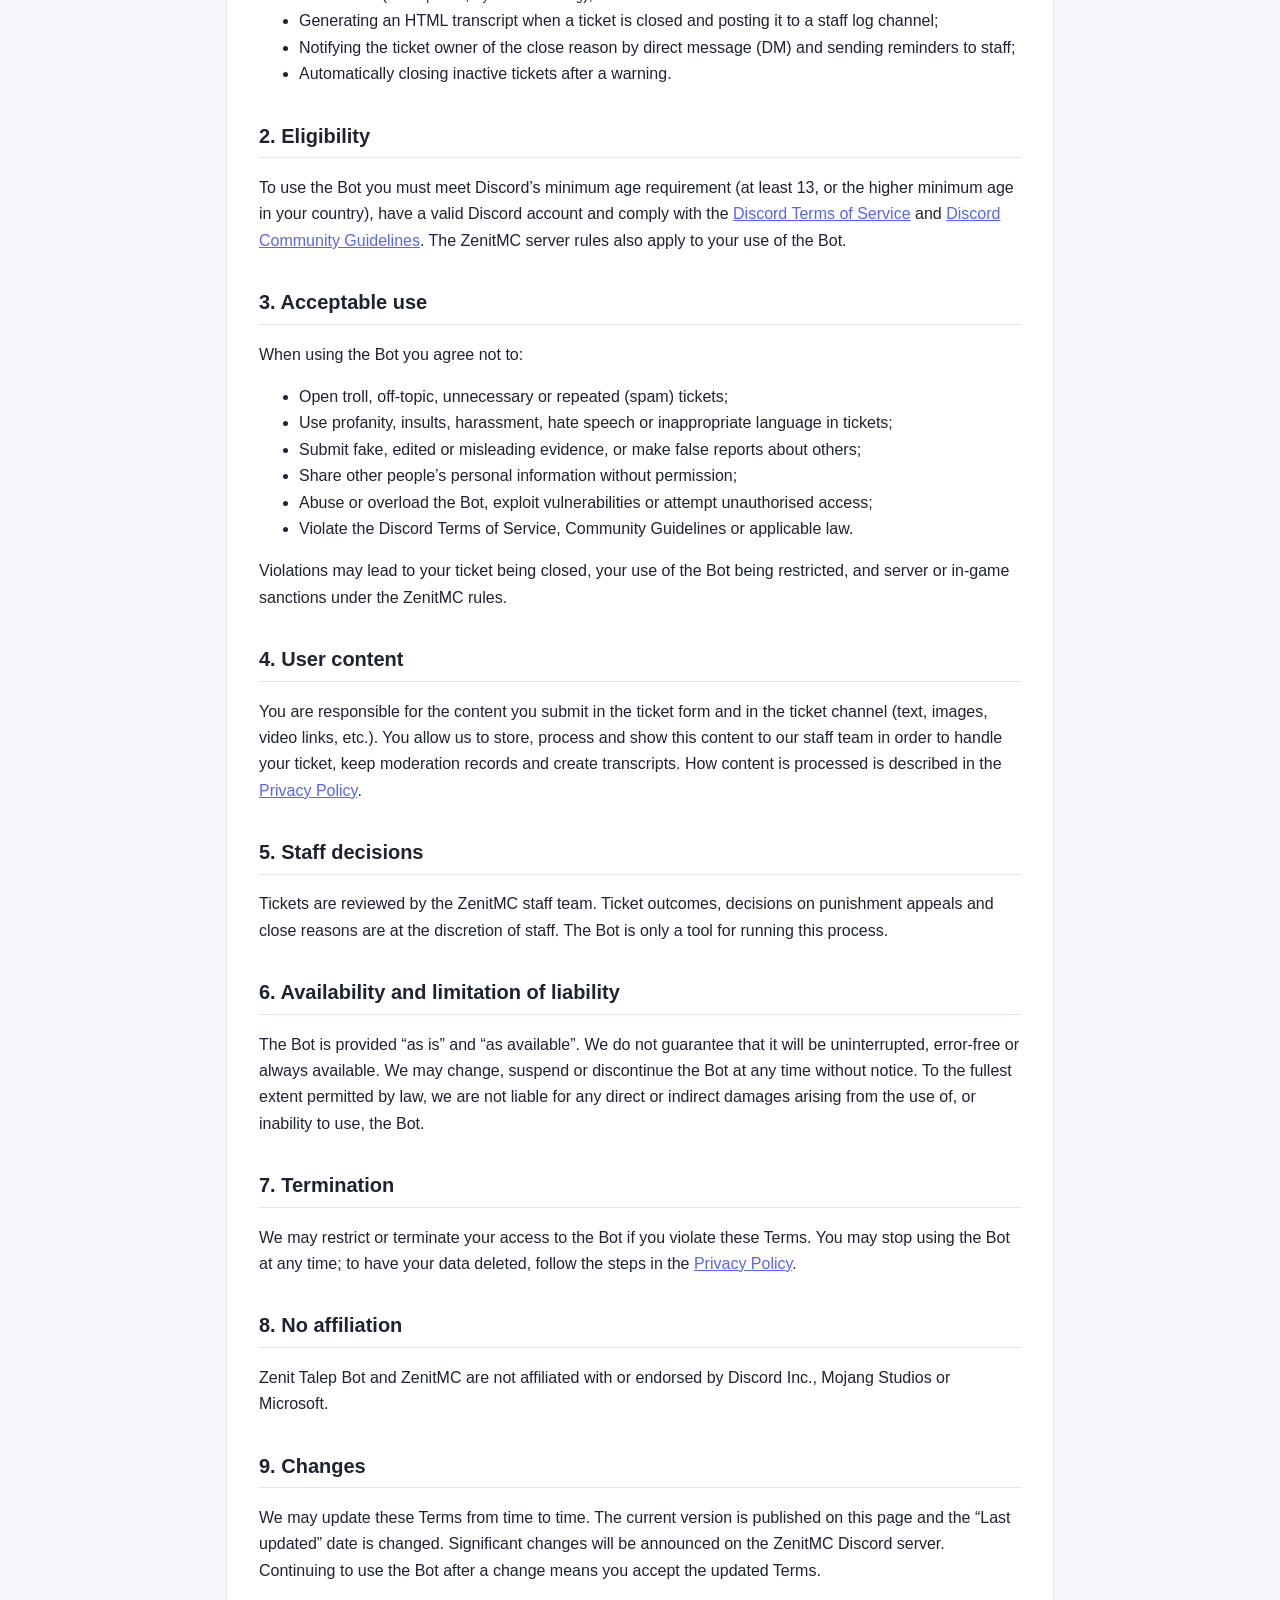
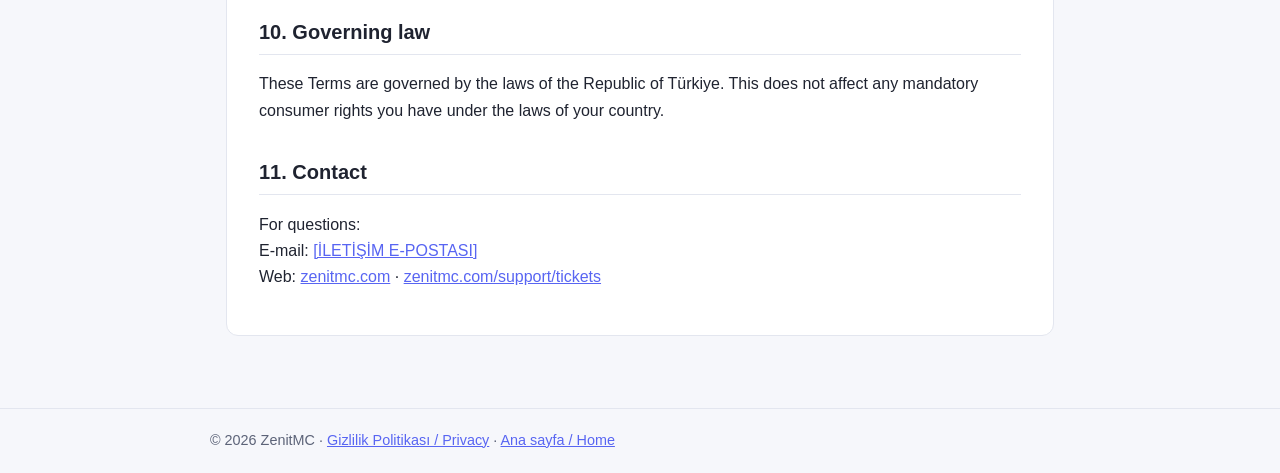
<file: terms.html>
<!DOCTYPE html>
<html lang="tr">
<head>
  <meta charset="UTF-8">
  <meta name="viewport" content="width=device-width, initial-scale=1.0">
  <title>Hizmet Koşulları / Terms of Service — Zenit Talep Bot</title>
  <meta name="description" content="Zenit Talep Bot Hizmet Koşulları / Terms of Service">
  <link rel="stylesheet" href="style.css">
</head>
<body>
  <header class="site">
    <div class="inner">
      <a href="index.html">Zenit Talep Bot</a>
      <nav>
        <a href="terms.html">Hizmet Koşulları / Terms of Service</a>
        <a href="privacy.html">Gizlilik Politikası / Privacy Policy</a>
      </nav>
    </div>
  </header>

  <main>
    <!-- ===================== TÜRKÇE ===================== -->
    <article class="card" id="tr" lang="tr">
      <a class="lang-switch" href="#en">🇬🇧 English version below</a>
      <h1>Hizmet Koşulları</h1>
      <p class="meta">Yürürlük tarihi: 26 Ekim 2026 · Son güncelleme: 26 Ekim 2026</p>

      <p>
        Bu Hizmet Koşulları (“Koşullar”), ZenitMC ekibi (“biz”) tarafından işletilen <strong>Zenit Talep Bot</strong>
        (“Bot”) adlı Discord uygulamasının kullanımını düzenler. Bot’u kullanarak bu Koşulları ve
        <a href="privacy.html">Gizlilik Politikası</a>’nı kabul etmiş olursunuz. Kabul etmiyorsanız Bot’u kullanmayın.
      </p>

      <h2>1. Hizmetin tanımı</h2>
      <p>Bot, ZenitMC Discord sunucusunda destek talebi (ticket) sistemi sağlar. Başlıca özellikleri:</p>
      <ul>
        <li>Panel üzerinden kategori seçerek form ile talep açma (ör. Küfür Şikayet, Hile Şikayet, Mute İtiraz, Ban İtiraz,
          Oyun İçi Destek, Klan Desteği),</li>
        <li>Yalnızca talep sahibi, eklenen kullanıcılar ve ilgili yetkililerin görebildiği özel talep kanalı oluşturma,</li>
        <li>Yetkililer için talebi devralma, devretme ve kapatma (<code>/devral</code>, <code>/devret</code>, <code>/kapat</code>);
          talebe kullanıcı ekleme/çıkarma (<code>/ekle</code>, <code>/cikar</code>); yetkili çağırma (<code>/yetkili-cagir</code>);
          yetkili istatistikleri (<code>/istatistik</code>); yönetici komutları (<code>/talep-kur</code>, <code>/yenile-config</code>),</li>
        <li>Talep kapatıldığında HTML transkript oluşturma ve yetkili kayıt kanalına gönderme,</li>
        <li>Kapatma sebebini talep sahibine özel mesajla (DM) bildirme, yetkililere hatırlatma gönderme,</li>
        <li>Hareketsiz talepleri uyarı sonrası otomatik kapatma.</li>
      </ul>

      <h2>2. Uygunluk</h2>
      <p>
        Bot’u kullanmak için Discord’un asgari yaş şartını (en az 13 yaş veya ülkenizde geçerli daha yüksek yaş) karşılamanız,
        geçerli bir Discord hesabına sahip olmanız ve
        <a href="https://discord.com/terms" rel="noopener">Discord Hizmet Koşulları</a> ile
        <a href="https://discord.com/guidelines" rel="noopener">Discord Topluluk Kuralları</a>’na uymanız gerekir.
        ZenitMC sunucu kuralları da Bot kullanımı için geçerlidir.
      </p>

      <h2>3. Kabul edilebilir kullanım</h2>
      <p>Bot’u kullanırken aşağıdakileri yapmamayı kabul edersiniz:</p>
      <ul>
        <li>Troll, konu dışı, gereksiz veya tekrar eden (spam) talepler açmak,</li>
        <li>Talepler içinde küfür, hakaret, taciz, nefret söylemi veya uygunsuz dil kullanmak,</li>
        <li>Sahte, değiştirilmiş veya yanıltıcı kanıt sunmak ya da başkaları hakkında asılsız şikayette bulunmak,</li>
        <li>Başkalarının kişisel bilgilerini izinsiz paylaşmak,</li>
        <li>Bot’u kötüye kullanmaya, aşırı yüklemeye, güvenlik açıklarını istismar etmeye veya yetkisiz erişim sağlamaya çalışmak,</li>
        <li>Discord Hizmet Koşulları’nı, Topluluk Kuralları’nı veya yürürlükteki yasaları ihlal etmek.</li>
      </ul>
      <p>
        Bu kuralların ihlali; talebinizin kapatılmasına, Bot’u kullanmanızın kısıtlanmasına ve ZenitMC kurallarına göre
        sunucu içi veya oyun içi yaptırımlara yol açabilir.
      </p>

      <h2>4. Kullanıcı içeriği</h2>
      <p>
        Talep formuna ve talep kanalına gönderdiğiniz içerikten (metin, görsel, video bağlantıları vb.) siz sorumlusunuz.
        Bu içeriği, talebinizin değerlendirilmesi, moderasyon kayıtlarının tutulması ve transkript oluşturulması amacıyla
        saklamamıza, işlememize ve yetkili ekibimize göstermemize izin vermiş olursunuz. İçeriğin nasıl işlendiği
        <a href="privacy.html">Gizlilik Politikası</a>’nda açıklanmıştır.
      </p>

      <h2>5. Yetkili kararları</h2>
      <p>
        Talepler ZenitMC yetkili ekibi tarafından değerlendirilir. Talep sonuçları, ceza itirazlarına ilişkin kararlar ve
        kapatma sebepleri yetkililerin takdirindedir. Bot, yalnızca bu sürecin yürütülmesi için bir araçtır.
      </p>

      <h2>6. Hizmetin sürekliliği ve sorumluluğun sınırlandırılması</h2>
      <p>
        Bot “olduğu gibi” ve “mevcut olduğu sürece” sunulur. Bot’un kesintisiz, hatasız çalışacağını veya her zaman erişilebilir
        olacağını garanti etmeyiz. Bot’u herhangi bir zamanda önceden bildirimde bulunmaksızın değiştirebilir, askıya alabilir veya
        sonlandırabiliriz. Yürürlükteki yasaların izin verdiği en geniş ölçüde, Bot’un kullanımından veya kullanılamamasından doğan
        dolaylı ya da doğrudan zararlardan sorumlu değiliz.
      </p>

      <h2>7. Fesih</h2>
      <p>
        Bu Koşulları ihlal etmeniz hâlinde Bot’a erişiminizi kısıtlayabilir veya sonlandırabiliriz. Bot’u kullanmayı istediğiniz
        zaman bırakabilirsiniz; verilerinizin silinmesi için <a href="privacy.html#tr">Gizlilik Politikası</a>’ndaki adımları izleyin.
      </p>

      <h2>8. Bağlantısızlık beyanı</h2>
      <p>
        Zenit Talep Bot ve ZenitMC; Discord Inc., Mojang Studios veya Microsoft ile bağlantılı değildir ve bu şirketler tarafından
        onaylanmamıştır.
      </p>

      <h2>9. Değişiklikler</h2>
      <p>
        Bu Koşulları zaman zaman güncelleyebiliriz. Güncel sürüm bu sayfada yayımlanır ve “Son güncelleme” tarihi değiştirilir.
        Önemli değişiklikler ZenitMC Discord sunucusunda duyurulur. Değişiklikten sonra Bot’u kullanmaya devam etmeniz, güncel
        Koşulları kabul ettiğiniz anlamına gelir.
      </p>

      <h2>10. Uygulanacak hukuk</h2>
      <p>
        Bu Koşullar Türkiye Cumhuriyeti yasalarına tabidir. Bu, bulunduğunuz ülkenin yasaları kapsamında sahip olduğunuz zorunlu
        tüketici haklarını etkilemez.
      </p>

      <h2>11. İletişim</h2>
      <p>
        Sorularınız için:<br>
        E-posta: <a href="mailto:[İLETİŞİM E-POSTASI]">[İLETİŞİM E-POSTASI]</a><br>
        Web: <a href="https://zenitmc.com">zenitmc.com</a> ·
        <a href="https://zenitmc.com/support/tickets">zenitmc.com/support/tickets</a>
      </p>
    </article>

    <!-- ===================== ENGLISH ===================== -->
    <article class="card" id="en" lang="en">
      <a class="lang-switch" href="#tr">🇹🇷 Türkçe sürüm yukarıda</a>
      <h1>Terms of Service</h1>
      <p class="meta">Effective date: October 26, 2026 · Last updated: October 26, 2026</p>

      <p>
        These Terms of Service (“Terms”) govern your use of the Discord application <strong>Zenit Talep Bot</strong> (the “Bot”),
        operated by the ZenitMC team (“we”, “us”). By using the Bot you agree to these Terms and to our
        <a href="privacy.html#en">Privacy Policy</a>. If you do not agree, do not use the Bot.
      </p>

      <h2>1. Description of the service</h2>
      <p>The Bot provides a support ticket system on the ZenitMC Discord server. Its main features are:</p>
      <ul>
        <li>Opening tickets by choosing a category from a panel and filling in a form (e.g. Profanity Report, Cheating Report,
          Mute Appeal, Ban Appeal, In-Game Support, Clan Support);</li>
        <li>Creating a private ticket channel visible only to the ticket owner, added users and the relevant staff;</li>
        <li>Staff tools to claim, transfer and close tickets (<code>/devral</code>, <code>/devret</code>, <code>/kapat</code>); add/remove users
          (<code>/ekle</code>, <code>/cikar</code>); call the assigned staff member (<code>/yetkili-cagir</code>); staff statistics
          (<code>/istatistik</code>); administrator commands (<code>/talep-kur</code>, <code>/yenile-config</code>);</li>
        <li>Generating an HTML transcript when a ticket is closed and posting it to a staff log channel;</li>
        <li>Notifying the ticket owner of the close reason by direct message (DM) and sending reminders to staff;</li>
        <li>Automatically closing inactive tickets after a warning.</li>
      </ul>

      <h2>2. Eligibility</h2>
      <p>
        To use the Bot you must meet Discord’s minimum age requirement (at least 13, or the higher minimum age in your country),
        have a valid Discord account and comply with the <a href="https://discord.com/terms" rel="noopener">Discord Terms of Service</a>
        and <a href="https://discord.com/guidelines" rel="noopener">Discord Community Guidelines</a>. The ZenitMC server rules also apply
        to your use of the Bot.
      </p>

      <h2>3. Acceptable use</h2>
      <p>When using the Bot you agree not to:</p>
      <ul>
        <li>Open troll, off-topic, unnecessary or repeated (spam) tickets;</li>
        <li>Use profanity, insults, harassment, hate speech or inappropriate language in tickets;</li>
        <li>Submit fake, edited or misleading evidence, or make false reports about others;</li>
        <li>Share other people’s personal information without permission;</li>
        <li>Abuse or overload the Bot, exploit vulnerabilities or attempt unauthorised access;</li>
        <li>Violate the Discord Terms of Service, Community Guidelines or applicable law.</li>
      </ul>
      <p>
        Violations may lead to your ticket being closed, your use of the Bot being restricted, and server or in-game sanctions under
        the ZenitMC rules.
      </p>

      <h2>4. User content</h2>
      <p>
        You are responsible for the content you submit in the ticket form and in the ticket channel (text, images, video links, etc.).
        You allow us to store, process and show this content to our staff team in order to handle your ticket, keep moderation records
        and create transcripts. How content is processed is described in the <a href="privacy.html#en">Privacy Policy</a>.
      </p>

      <h2>5. Staff decisions</h2>
      <p>
        Tickets are reviewed by the ZenitMC staff team. Ticket outcomes, decisions on punishment appeals and close reasons are at the
        discretion of staff. The Bot is only a tool for running this process.
      </p>

      <h2>6. Availability and limitation of liability</h2>
      <p>
        The Bot is provided “as is” and “as available”. We do not guarantee that it will be uninterrupted, error-free or always
        available. We may change, suspend or discontinue the Bot at any time without notice. To the fullest extent permitted by law,
        we are not liable for any direct or indirect damages arising from the use of, or inability to use, the Bot.
      </p>

      <h2>7. Termination</h2>
      <p>
        We may restrict or terminate your access to the Bot if you violate these Terms. You may stop using the Bot at any time; to have
        your data deleted, follow the steps in the <a href="privacy.html#en">Privacy Policy</a>.
      </p>

      <h2>8. No affiliation</h2>
      <p>
        Zenit Talep Bot and ZenitMC are not affiliated with or endorsed by Discord Inc., Mojang Studios or Microsoft.
      </p>

      <h2>9. Changes</h2>
      <p>
        We may update these Terms from time to time. The current version is published on this page and the “Last updated” date is
        changed. Significant changes will be announced on the ZenitMC Discord server. Continuing to use the Bot after a change means you
        accept the updated Terms.
      </p>

      <h2>10. Governing law</h2>
      <p>
        These Terms are governed by the laws of the Republic of Türkiye. This does not affect any mandatory consumer rights you have
        under the laws of your country.
      </p>

      <h2>11. Contact</h2>
      <p>
        For questions:<br>
        E-mail: <a href="mailto:[İLETİŞİM E-POSTASI]">[İLETİŞİM E-POSTASI]</a><br>
        Web: <a href="https://zenitmc.com">zenitmc.com</a> ·
        <a href="https://zenitmc.com/support/tickets">zenitmc.com/support/tickets</a>
      </p>
    </article>
  </main>

  <footer class="site">
    <div class="inner">
      © 2026 ZenitMC · <a href="privacy.html">Gizlilik Politikası / Privacy</a> · <a href="index.html">Ana sayfa / Home</a>
    </div>
  </footer>
</body>
</html>
</file>
<file: style.css>
:root {
  --bg: #f6f7fb;
  --card: #ffffff;
  --text: #1f2330;
  --muted: #5c6378;
  --accent: #5865f2;
  --accent-soft: #eef0ff;
  --border: #e3e6ef;
  --warn-bg: #fff6e0;
  --warn-border: #f0c36d;
}

@media (prefers-color-scheme: dark) {
  :root {
    --bg: #15171e;
    --card: #1e212b;
    --text: #e6e8ef;
    --muted: #a3a9bb;
    --accent: #8891f7;
    --accent-soft: #262a3d;
    --border: #2d3140;
    --warn-bg: #3a3220;
    --warn-border: #8a6d2c;
  }
}

* {
  box-sizing: border-box;
}

html {
  scroll-behavior: smooth;
}

body {
  margin: 0;
  font-family: -apple-system, BlinkMacSystemFont, "Segoe UI", Roboto, "Helvetica Neue", Arial, sans-serif;
  background: var(--bg);
  color: var(--text);
  line-height: 1.65;
}

header.site {
  background: var(--accent);
  color: #fff;
  padding: 1.25rem 1rem;
}

header.site .inner,
main,
footer.site .inner {
  max-width: 860px;
  margin: 0 auto;
}

header.site a {
  color: #fff;
  text-decoration: none;
  font-weight: 700;
  font-size: 1.15rem;
}

header.site nav {
  margin-top: 0.5rem;
  display: flex;
  flex-wrap: wrap;
  gap: 1rem;
}

header.site nav a {
  font-weight: 500;
  font-size: 0.95rem;
  opacity: 0.9;
}

header.site nav a:hover {
  opacity: 1;
  text-decoration: underline;
}

main {
  padding: 1.5rem 1rem 3rem;
}

.card {
  background: var(--card);
  border: 1px solid var(--border);
  border-radius: 12px;
  padding: 1.75rem 2rem;
  margin-bottom: 1.5rem;
}

@media (max-width: 600px) {
  .card {
    padding: 1.25rem;
  }
}

h1 {
  margin-top: 0;
  font-size: 1.8rem;
  line-height: 1.3;
}

h2 {
  margin-top: 2rem;
  font-size: 1.25rem;
  border-bottom: 1px solid var(--border);
  padding-bottom: 0.3rem;
}

h3 {
  font-size: 1.05rem;
  margin-bottom: 0.3rem;
}

a {
  color: var(--accent);
}

.meta {
  color: var(--muted);
  font-size: 0.95rem;
}

.lang-switch {
  display: inline-block;
  background: var(--accent-soft);
  border: 1px solid var(--border);
  border-radius: 999px;
  padding: 0.35rem 0.9rem;
  font-size: 0.9rem;
  text-decoration: none;
  margin-bottom: 1rem;
}

.notice {
  background: var(--warn-bg);
  border-left: 4px solid var(--warn-border);
  padding: 0.75rem 1rem;
  border-radius: 6px;
}

table {
  width: 100%;
  border-collapse: collapse;
  margin: 1rem 0;
  font-size: 0.95rem;
}

th,
td {
  border: 1px solid var(--border);
  padding: 0.55rem 0.7rem;
  text-align: left;
  vertical-align: top;
}

th {
  background: var(--accent-soft);
}

.links {
  display: grid;
  grid-template-columns: repeat(auto-fit, minmax(240px, 1fr));
  gap: 1rem;
  margin-top: 1rem;
}

.links a {
  display: block;
  background: var(--accent-soft);
  border: 1px solid var(--border);
  border-radius: 10px;
  padding: 1rem 1.2rem;
  text-decoration: none;
  color: var(--text);
}

.links a strong {
  display: block;
  color: var(--accent);
  font-size: 1.05rem;
}

.links a:hover {
  border-color: var(--accent);
}

footer.site {
  border-top: 1px solid var(--border);
  padding: 1.25rem 1rem;
  color: var(--muted);
  font-size: 0.9rem;
}
</file>
